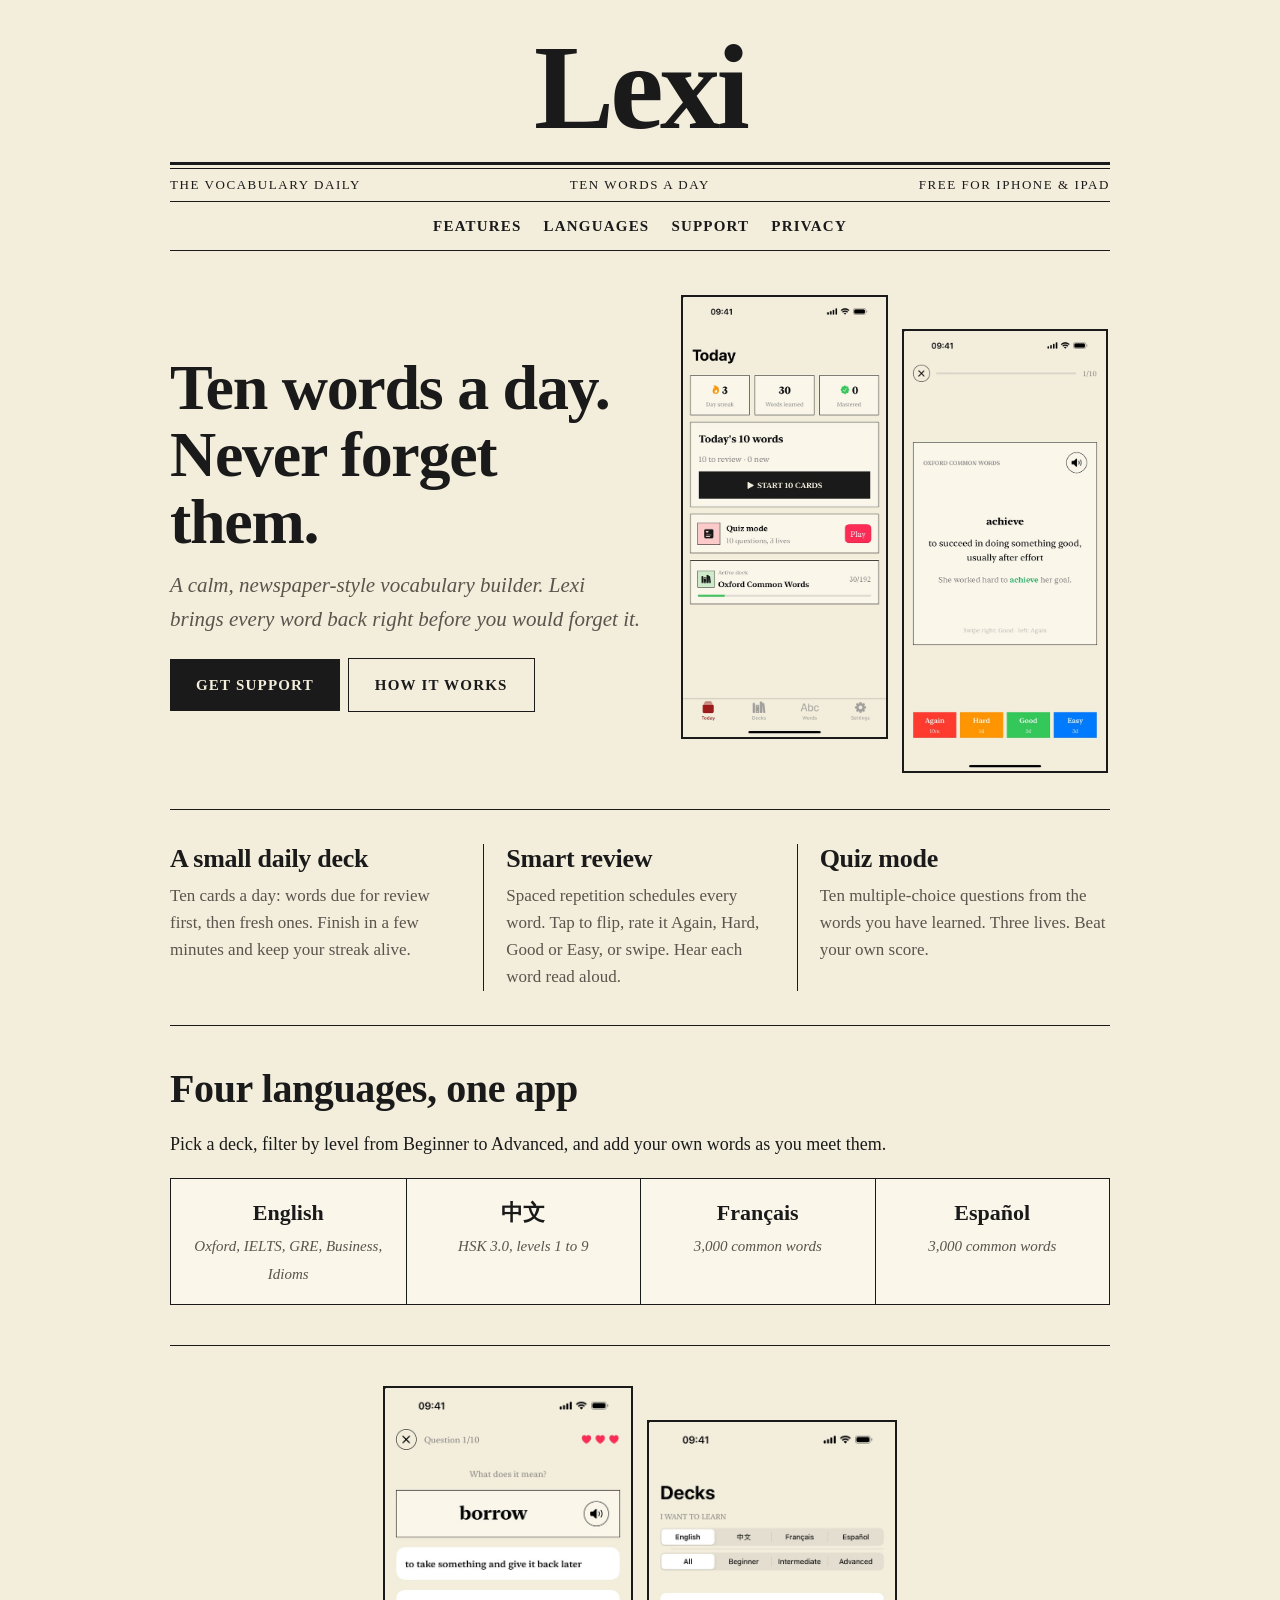
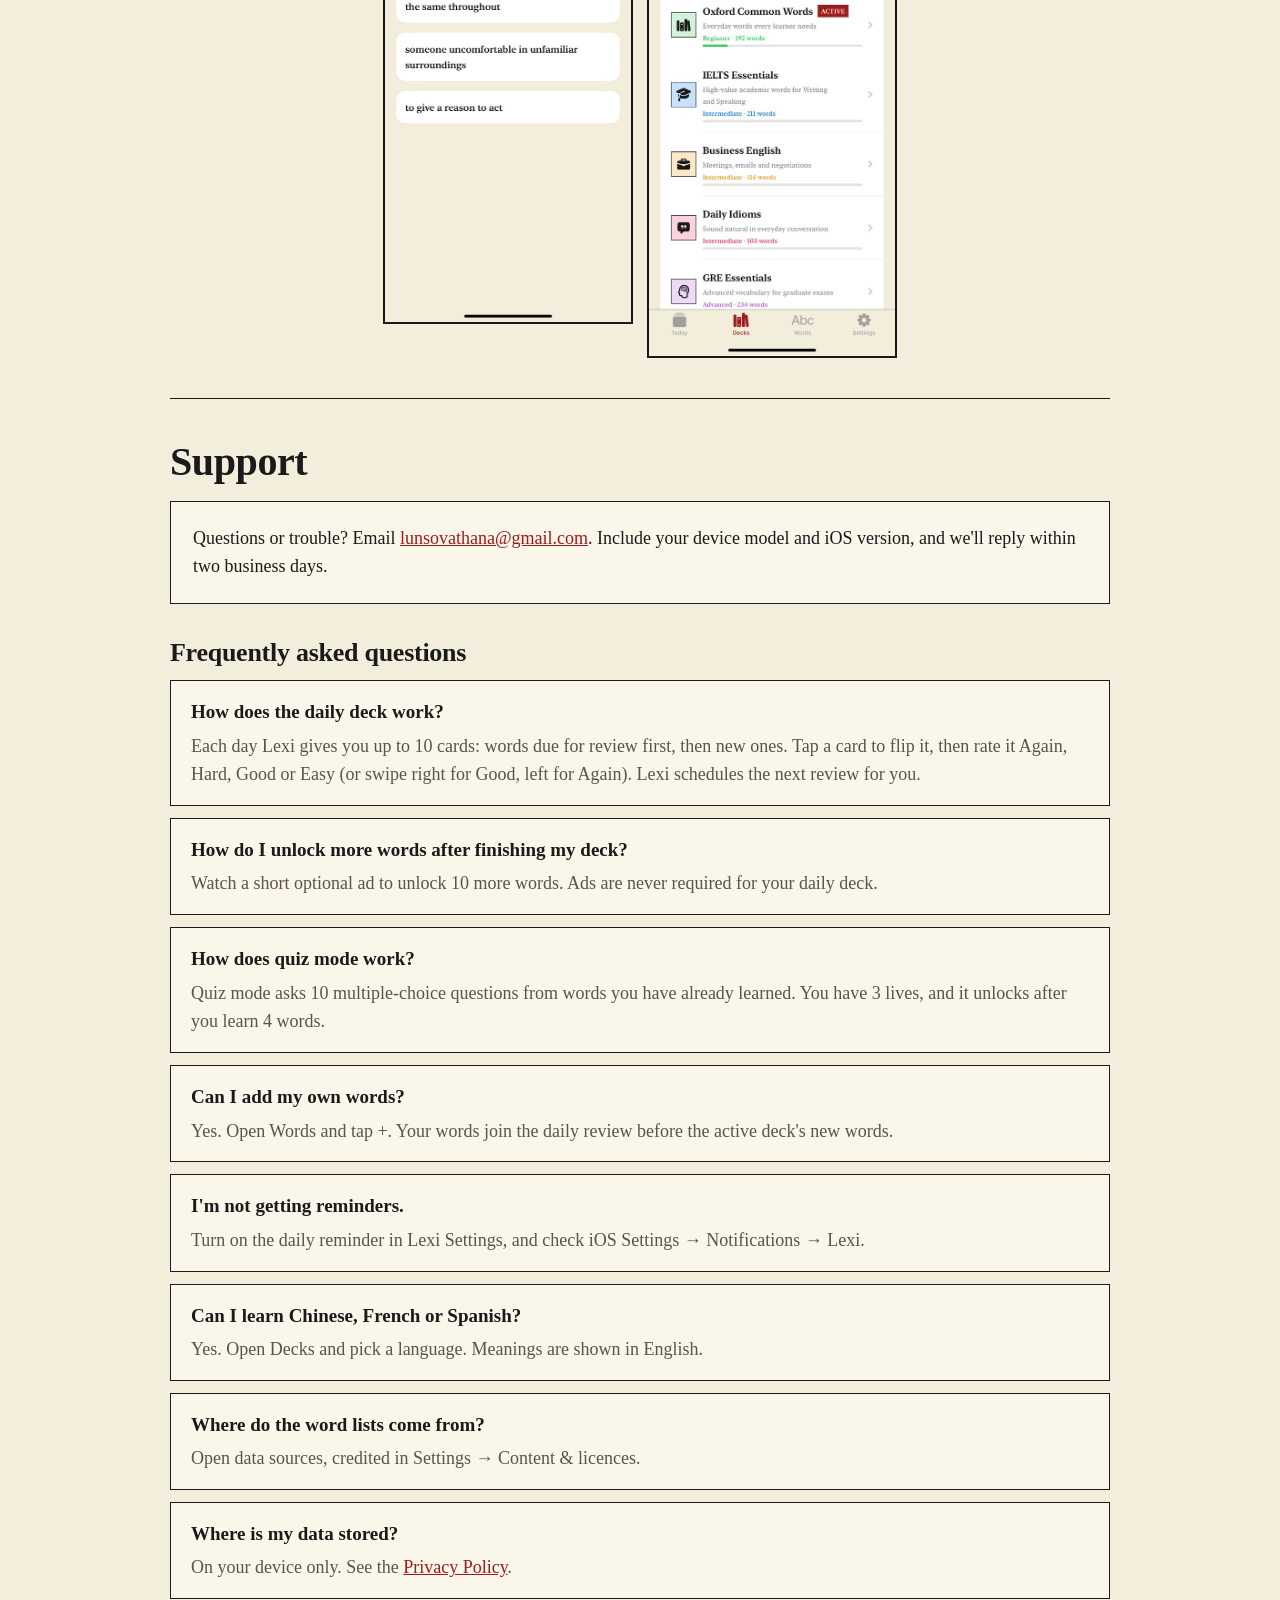
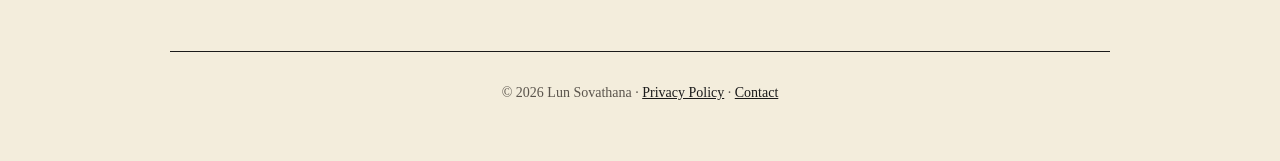
<file: index.html>
<!doctype html>
<html lang="en">
<head>
<meta charset="utf-8">
<meta name="viewport" content="width=device-width, initial-scale=1">
<title>Lexi: Daily Vocabulary</title>
<meta name="description" content="Ten new words a day, reviewed right before you forget them. Learn English, Chinese, French or Spanish with Lexi for iPhone and iPad.">
<link rel="icon" href="img/icon.png">
<link rel="stylesheet" href="style.css">
</head>
<body>
<div class="wrap">
<header class="mast">
  <p class="name">Lexi</p>
  <div class="dateline"><span>The vocabulary daily</span><span>Ten words a day</span><span>Free for iPhone &amp; iPad</span></div>
  <nav><a href="#features">Features</a><a href="#languages">Languages</a><a href="#support">Support</a><a href="privacy-policy.html">Privacy</a></nav>
</header>

<section class="hero">
  <div>
    <h1>Ten words a day. Never forget them.</h1>
    <p class="lead">A calm, newspaper-style vocabulary builder. Lexi brings every word back right before you would forget it.</p>
    <a class="btn" href="#support">Get support</a><a class="btn alt" href="#features">How it works</a>
  </div>
  <div class="shots">
    <img src="img/today.jpg" alt="Lexi's Today screen with the daily deck, streak and quiz" width="540" height="1174">
    <img src="img/answer.jpg" alt="A Lexi flashcard showing a word, its meaning and an example sentence" width="540" height="1174">
  </div>
</section>

<section class="cols" id="features">
  <div><h2>A small daily deck</h2><p>Ten cards a day: words due for review first, then fresh ones. Finish in a few minutes and keep your streak alive.</p></div>
  <div><h2>Smart review</h2><p>Spaced repetition schedules every word. Tap to flip, rate it Again, Hard, Good or Easy, or swipe. Hear each word read aloud.</p></div>
  <div><h2>Quiz mode</h2><p>Ten multiple-choice questions from the words you have learned. Three lives. Beat your own score.</p></div>
</section>

<section class="band" id="languages">
  <h2 class="big">Four languages, one app</h2>
  <p>Pick a deck, filter by level from Beginner to Advanced, and add your own words as you meet them.</p>
  <div class="langs">
    <div><b>English</b><span>Oxford, IELTS, GRE, Business, Idioms</span></div>
    <div><b>中文</b><span>HSK 3.0, levels 1 to 9</span></div>
    <div><b>Français</b><span>3,000 common words</span></div>
    <div><b>Español</b><span>3,000 common words</span></div>
  </div>
</section>

<section class="band">
  <div class="shots" style="max-width:520px;margin:0 auto"><img src="img/quiz.jpg" alt="Lexi quiz mode with three lives" width="540" height="1174"><img src="img/decks.jpg" alt="Lexi's deck list" width="540" height="1174"></div>
</section>

<section class="band" id="support">
  <h2 class="big">Support</h2>
  <div class="contact">Questions or trouble? Email <a href="mailto:lunsovathana@gmail.com?subject=Lexi%20Support">lunsovathana@gmail.com</a>. Include your device model and iOS version, and we'll reply within two business days.</div>

  <h2 style="margin-top:34px">Frequently asked questions</h2>
  <div class="card"><h3>How does the daily deck work?</h3><p>Each day Lexi gives you up to 10 cards: words due for review first, then new ones. Tap a card to flip it, then rate it Again, Hard, Good or Easy (or swipe right for Good, left for Again). Lexi schedules the next review for you.</p></div>
  <div class="card"><h3>How do I unlock more words after finishing my deck?</h3><p>Watch a short optional ad to unlock 10 more words. Ads are never required for your daily deck.</p></div>
  <div class="card"><h3>How does quiz mode work?</h3><p>Quiz mode asks 10 multiple-choice questions from words you have already learned. You have 3 lives, and it unlocks after you learn 4 words.</p></div>
  <div class="card"><h3>Can I add my own words?</h3><p>Yes. Open Words and tap +. Your words join the daily review before the active deck's new words.</p></div>
  <div class="card"><h3>I'm not getting reminders.</h3><p>Turn on the daily reminder in Lexi Settings, and check iOS Settings → Notifications → Lexi.</p></div>
  <div class="card"><h3>Can I learn Chinese, French or Spanish?</h3><p>Yes. Open Decks and pick a language. Meanings are shown in English.</p></div>
  <div class="card"><h3>Where do the word lists come from?</h3><p>Open data sources, credited in Settings → Content &amp; licences.</p></div>
  <div class="card"><h3>Where is my data stored?</h3><p>On your device only. See the <a href="privacy-policy.html">Privacy Policy</a>.</p></div>
</section>

<footer>© 2026 Lun Sovathana · <a href="privacy-policy.html">Privacy Policy</a> · <a href="mailto:lunsovathana@gmail.com?subject=Lexi%20Support">Contact</a></footer>
</div>
</body>
</html>
</file>
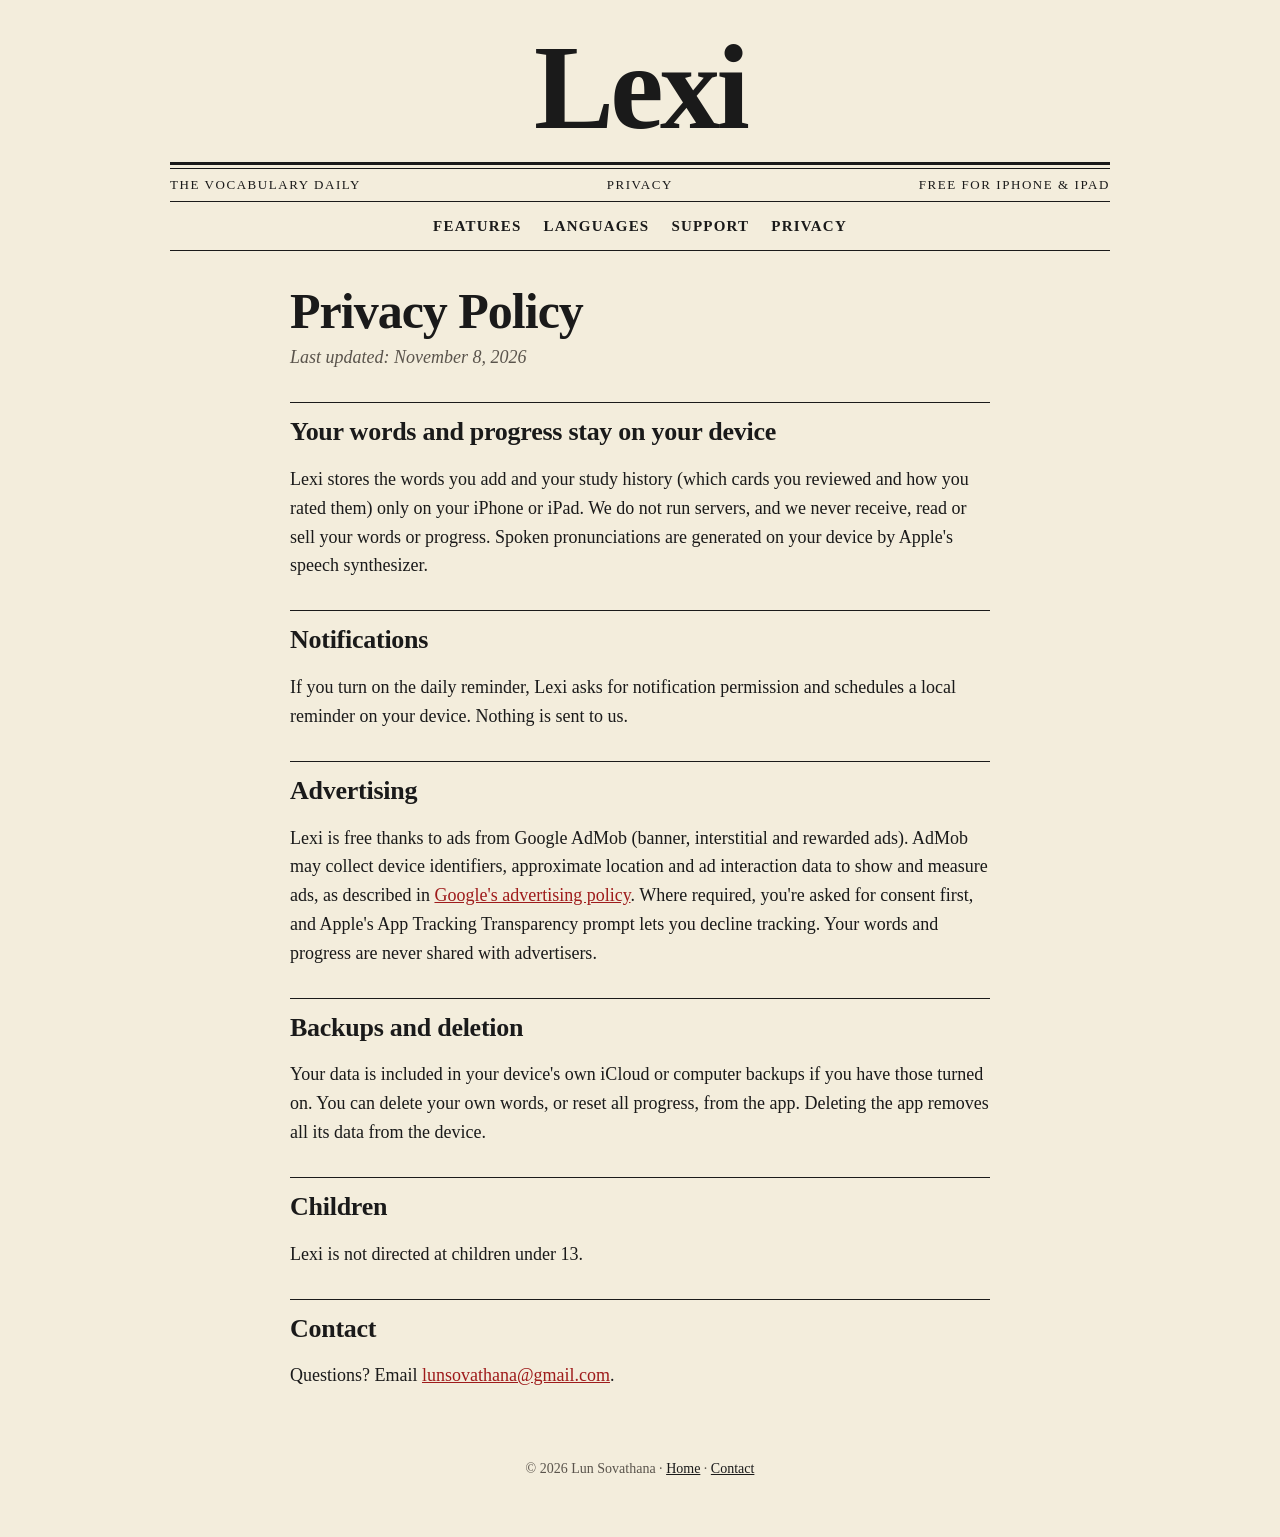
<file: privacy-policy.html>
<!doctype html>
<html lang="en">
<head>
<meta charset="utf-8">
<meta name="viewport" content="width=device-width, initial-scale=1">
<title>Lexi — Privacy Policy</title>
<link rel="icon" href="img/icon.png">
<link rel="stylesheet" href="style.css">
</head>
<body>
<div class="wrap">
<header class="mast">
  <p class="name"><a href="index.html" style="color:inherit;text-decoration:none">Lexi</a></p>
  <div class="dateline"><span>The vocabulary daily</span><span>Privacy</span><span>Free for iPhone &amp; iPad</span></div>
  <nav><a href="index.html#features">Features</a><a href="index.html#languages">Languages</a><a href="index.html#support">Support</a><a href="privacy-policy.html">Privacy</a></nav>
</header>
<main class="doc">
<h1>Privacy Policy</h1>
<p class="meta">Last updated: November 8, 2026</p>

<h2>Your words and progress stay on your device</h2>
<p>Lexi stores the words you add and your study history (which cards you reviewed and how you rated them) only on your iPhone or iPad. We do not run servers, and we never receive, read or sell your words or progress. Spoken pronunciations are generated on your device by Apple's speech synthesizer.</p>

<h2>Notifications</h2>
<p>If you turn on the daily reminder, Lexi asks for notification permission and schedules a local reminder on your device. Nothing is sent to us.</p>

<h2>Advertising</h2>
<p>Lexi is free thanks to ads from Google AdMob (banner, interstitial and rewarded ads). AdMob may collect device identifiers, approximate location and ad interaction data to show and measure ads, as described in <a href="https://policies.google.com/technologies/ads">Google's advertising policy</a>. Where required, you're asked for consent first, and Apple's App Tracking Transparency prompt lets you decline tracking. Your words and progress are never shared with advertisers.</p>

<h2>Backups and deletion</h2>
<p>Your data is included in your device's own iCloud or computer backups if you have those turned on. You can delete your own words, or reset all progress, from the app. Deleting the app removes all its data from the device.</p>

<h2>Children</h2>
<p>Lexi is not directed at children under 13.</p>

<h2>Contact</h2>
<p>Questions? Email <a href="mailto:lunsovathana@gmail.com?subject=Lexi%20Privacy">lunsovathana@gmail.com</a>.</p>
</main>
<footer>© 2026 Lun Sovathana · <a href="index.html">Home</a> · <a href="mailto:lunsovathana@gmail.com?subject=Lexi%20Support">Contact</a></footer>
</div>
</body>
</html>
</file>
<file: style.css>
:root{--paper:#f3eddc;--card:#faf6ea;--ink:#1a1a1a;--muted:#5a544c;--red:#9e1b1b;--rule:#1a1a1a}
@media (prefers-color-scheme:dark){:root{--paper:#1b1a17;--card:#24231f;--ink:#ede7d6;--muted:#a9a290;--red:#e2705f;--rule:#ede7d6}}
*{box-sizing:border-box}
html{-webkit-text-size-adjust:100%}
body{margin:0;background:var(--paper);color:var(--ink);font:18px/1.6 "New York","Iowan Old Style","Palatino Linotype",Georgia,serif}
a{color:var(--red)}
.wrap{max-width:980px;margin:0 auto;padding:0 20px}
.mast{text-align:center;padding:28px 0 0}
.mast .name{font-size:clamp(56px,14vw,120px);font-weight:900;letter-spacing:-.03em;line-height:1;margin:0}
.dateline{display:flex;justify-content:space-between;gap:12px;flex-wrap:wrap;font-size:13px;letter-spacing:.12em;text-transform:uppercase;
  border-top:3px solid var(--rule);border-bottom:1px solid var(--rule);padding:8px 0 7px;margin-top:14px;position:relative}
.dateline::before{content:"";position:absolute;left:0;right:0;top:3px;border-top:1px solid var(--rule)}
.dateline span{position:relative;top:2px}
nav{display:flex;justify-content:center;gap:22px;flex-wrap:wrap;padding:12px 0;border-bottom:1px solid var(--rule);font-size:15px;text-transform:uppercase;letter-spacing:.08em}
nav a{color:var(--ink);text-decoration:none;font-weight:700}
nav a:hover{color:var(--red)}
.hero{display:grid;grid-template-columns:1.1fr 1fr;gap:36px;align-items:center;padding:44px 0 36px;border-bottom:1px solid var(--rule)}
.hero h1{font-size:clamp(38px,6.4vw,64px);line-height:1.04;letter-spacing:-.02em;font-weight:900;margin:0 0 14px}
.hero p.lead{font-size:21px;color:var(--muted);font-style:italic;margin:0 0 22px}
.btn{display:inline-block;background:var(--ink);color:var(--paper);padding:14px 26px;text-decoration:none;text-transform:uppercase;letter-spacing:.08em;font-weight:700;font-size:15px}
.btn.alt{background:transparent;color:var(--ink);border:1px solid var(--rule);margin-left:8px}
.shots{display:flex;gap:14px;justify-content:center;align-items:flex-start}
.shots img{width:48%;height:auto;border:2px solid var(--rule);display:block;background:var(--card)}
.shots img:nth-child(2){margin-top:34px}
.cols{display:grid;grid-template-columns:repeat(3,1fr);padding:34px 0;border-bottom:1px solid var(--rule)}
.cols>div{padding:0 22px;border-left:1px solid var(--rule)}
.cols>div:first-child{border-left:0;padding-left:0}.cols>div:last-child{padding-right:0}
h2{font-size:26px;line-height:1.15;margin:0 0 8px;font-weight:900;letter-spacing:-.01em}
h3{font-size:19px;margin:0 0 4px}
.cols p{margin:0;color:var(--muted);font-size:17px}
.band{padding:40px 0;border-bottom:1px solid var(--rule)}
.band h2.big{font-size:clamp(28px,4.4vw,40px);margin-bottom:6px}
.langs{display:grid;grid-template-columns:repeat(4,1fr);gap:0;border:1px solid var(--rule);margin-top:20px;background:var(--card)}
.langs div{padding:16px;border-left:1px solid var(--rule);text-align:center}
.langs div:first-child{border-left:0}
.langs b{display:block;font-size:22px}
.langs span{color:var(--muted);font-size:15px;font-style:italic}
.card{background:var(--card);border:1px solid var(--rule);padding:16px 20px;margin:12px 0}
.card p{margin:0;color:var(--muted)}
.contact{background:var(--card);border:1px solid var(--rule);padding:22px;margin-top:16px}
footer{padding:30px 0 56px;text-align:center;font-size:14px;color:var(--muted)}
footer a{color:var(--ink)}
.doc{padding:34px 0 20px;max-width:700px;margin:0 auto}
.doc h1{font-size:clamp(34px,6vw,50px);line-height:1.05;font-weight:900;letter-spacing:-.02em;margin:0 0 6px}
.doc h2{margin-top:30px;padding-top:14px;border-top:1px solid var(--rule)}
.doc .meta{font-style:italic;color:var(--muted);margin:0 0 20px}
@media(max-width:760px){
 .hero{grid-template-columns:1fr;padding-top:30px}
 .shots{order:-1}
 .cols{grid-template-columns:1fr}.cols>div{border-left:0;padding:16px 0;border-top:1px solid var(--rule)}.cols>div:first-child{border-top:0}
 .langs{grid-template-columns:1fr 1fr}.langs div:nth-child(3){border-left:0}.langs div:nth-child(n+3){border-top:1px solid var(--rule)}
 .btn.alt{margin:10px 0 0}
}
</file>
